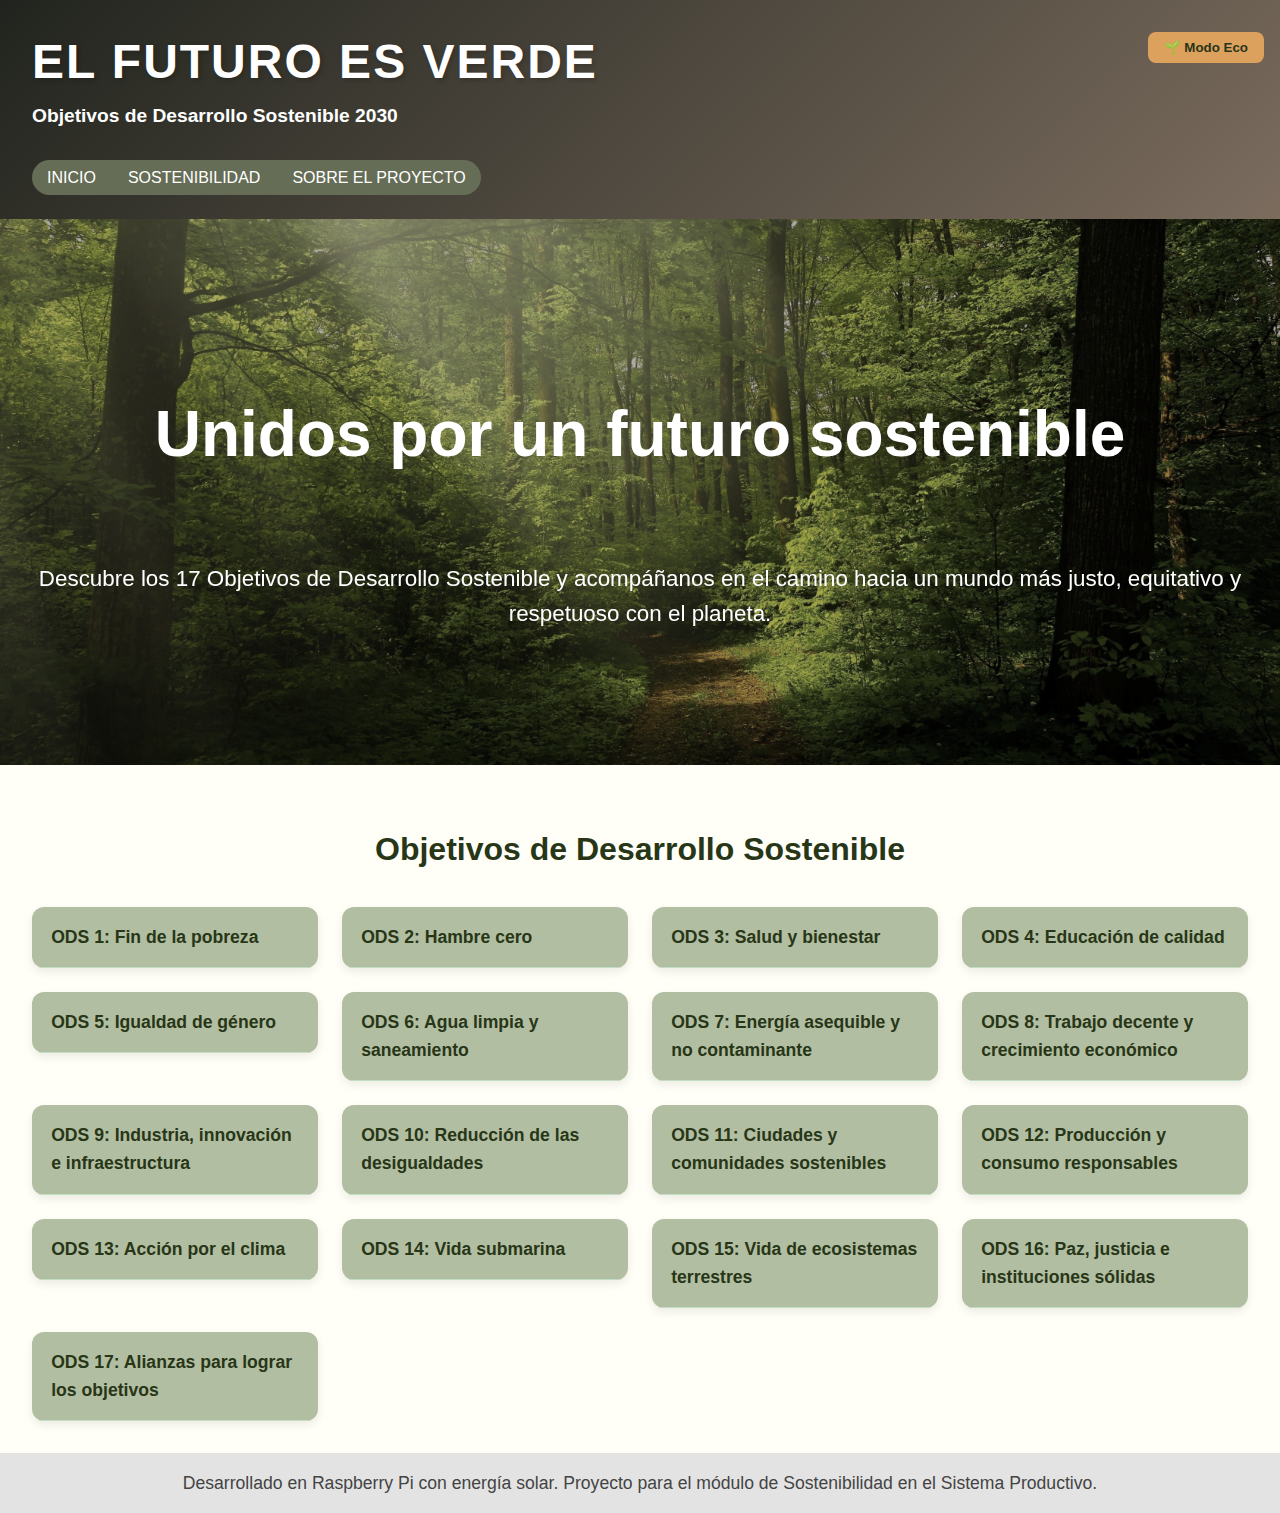
<file: Web Sostenibilidad/index.html>
<!-- index.html -->
<!DOCTYPE html>
<html lang="es">
<head>
  <meta charset="UTF-8">
  <meta name="viewport" content="width=device-width, initial-scale=1.0">
  <title>Agenda 2030 - Desarrollo Sostenible</title>
  <link rel="stylesheet" href="./css/style.css">
  <link rel="icon" type="image/png" href="assets/favicon/favicon.png">
</head>
<body>
    <header>
        <h1>El Futuro es Verde</h1>
        <h2>Objetivos de Desarrollo Sostenible 2030</h2>
        <nav>
          <ul>
            <li><a href="index.html">Inicio</a></li>
            <li><a href="sostenibilidad.html">Sostenibilidad</a></li>
            <li><a href="proyecto.html">Sobre el Proyecto</a></li>
          </ul>
        </nav>

        <button onclick="toggleModoEco()" class="boton-eco">🌱 Modo Eco</button>
      </header>
  <main>
    <section class="intro">
        <h2>Unidos por un futuro sostenible</h2>
        <p>Descubre los 17 Objetivos de Desarrollo Sostenible y acompáñanos en el camino hacia un mundo más justo, equitativo y respetuoso con el planeta.</p>
    </section>

    <section class="ods">
        <h2>Objetivos de Desarrollo Sostenible</h2>
        <div class="cards-container">

          <label for="ods1">
            <input type="radio" name="ods" id="ods1" hidden>
            <details class="card">
              <summary>ODS 1: Fin de la pobreza</summary>
              <p>Erradicar la pobreza en todas sus formas y dimensiones es un requisito indispensable para el desarrollo sostenible. Este objetivo busca garantizar el acceso universal a recursos básicos como alimentación, vivienda, servicios sanitarios y educación, además de fomentar políticas de protección social y empleo digno.</p>
            </details>
          </label>

          <label for="ods2">
            <input type="radio" name="ods" id="ods2" hidden>
            <details class="card">
              <summary>ODS 2: Hambre cero</summary>
              <p>El hambre y la malnutrición siguen siendo barreras fundamentales para el desarrollo. Este objetivo busca lograr la seguridad alimentaria, mejorar la nutrición y promover la agricultura sostenible mediante el apoyo a pequeños productores y la resiliencia frente al cambio climático.</p>
            </details>
          </label>
 
          <label for="ods3">
            <input type="radio" name="ods" id="ods3" hidden>
            <details class="card">
              <summary>ODS 3: Salud y bienestar</summary>
              <p>Garantizar vidas saludables y promover el bienestar para todos es esencial para un futuro próspero. Este objetivo abarca desde la reducción de la mortalidad infantil y materna hasta la cobertura sanitaria universal, salud mental y preparación frente a pandemias.</p>
            </details>
          </label>

          <label for="ods4">
            <input type="radio" name="ods" id="ods4" hidden>
            <details class="card">
              <summary>ODS 4: Educación de calidad</summary>
              <p>Este objetivo busca asegurar una educación inclusiva y de calidad en todos los niveles, así como fomentar oportunidades de aprendizaje permanente. Incluye la mejora de la formación docente, la equidad de género en el acceso a la educación y el desarrollo de habilidades digitales.</p>
            </details>
          </label>

          <label for="ods5">
            <input type="radio" name="ods" id="ods5" hidden>
            <details class="card">
              <summary>ODS 5: Igualdad de género</summary>
              <p>Promueve la eliminación de todas las formas de discriminación y violencia contra mujeres y niñas. Incluye el acceso igualitario a oportunidades económicas, liderazgo político, salud sexual y reproductiva, y la erradicación del matrimonio infantil.</p>
            </details>
          </label>

          <label for="ods6">
            <input type="radio" name="ods" id="ods6" hidden>
            <details class="card">
              <summary>ODS 6: Agua limpia y saneamiento</summary>
              <p>Busca garantizar el acceso universal y equitativo al agua potable y el saneamiento. Incluye la mejora de la calidad del agua, la eficiencia en su uso, la protección de ecosistemas acuáticos y la cooperación internacional en la gestión hídrica.</p>
            </details>
          </label>

          <label for="ods7">
            <input type="radio" name="ods" id="ods7" hidden>
            <details class="card">
              <summary>ODS 7: Energía asequible y no contaminante</summary>
              <p>Fomenta el acceso universal a servicios energéticos modernos, fiables y sostenibles. Promueve el uso de energías renovables, la mejora de la eficiencia energética y la inversión en tecnologías limpias, fundamentales para mitigar el cambio climático.</p>
            </details>
          </label>

          <label for="ods8">
            <input type="radio" name="ods" id="ods8" hidden>
            <details class="card">
              <summary>ODS 8: Trabajo decente y crecimiento económico</summary>
              <p>Este objetivo busca fomentar un crecimiento económico sostenido, inclusivo y sostenible. Promueve el empleo pleno y productivo, los derechos laborales, la reducción del desempleo juvenil y la erradicación del trabajo forzoso e infantil.</p>
            </details>
          </label>

          <label for="ods9">
            <input type="radio" name="ods" id="ods9" hidden>
            <details class="card">
              <summary>ODS 9: Industria, innovación e infraestructura</summary>
              <p>Aboga por construir infraestructuras resilientes, fomentar la industrialización inclusiva y promover la innovación tecnológica. Busca cerrar la brecha digital y mejorar la sostenibilidad de la infraestructura energética y de transporte.</p>
            </details>
          </label>

          <label for="ods10">
            <input type="radio" name="ods" id="ods10" hidden>
            <details class="card">
              <summary>ODS 10: Reducción de las desigualdades</summary>
              <p>Busca reducir las desigualdades dentro de los países y entre ellos, mediante políticas fiscales y sociales inclusivas, la protección de los derechos de los migrantes y la promoción de la equidad económica y social.</p>
            </details>
          </label>

          <label for="ods11">
            <input type="radio" name="ods" id="ods11" hidden>
            <details class="card">
              <summary>ODS 11: Ciudades y comunidades sostenibles</summary>
              <p>Promueve ciudades inclusivas, seguras, resilientes y sostenibles. Abarca desde el acceso a viviendas adecuadas hasta el transporte sostenible, la gestión de residuos urbanos y la planificación urbana respetuosa con el medio ambiente.</p>
            </details>
          </label>

          <label for="ods12">
            <input type="radio" name="ods" id="ods12" hidden>
            <details class="card">
              <summary>ODS 12: Producción y consumo responsables</summary>
              <p>Busca garantizar patrones sostenibles de consumo y producción, fomentando la eficiencia de recursos, la gestión ecológica de productos químicos y desechos, y el acceso a información para adoptar decisiones responsables.</p>
            </details>
          </label>

          <label for="ods13">
            <input type="radio" name="ods" id="ods13" hidden>
            <details class="card">
              <summary>ODS 13: Acción por el clima</summary>
              <p>Insta a adoptar medidas urgentes para combatir el cambio climático y sus efectos. Esto incluye la mejora de la educación ambiental, la resiliencia frente a desastres naturales y el cumplimiento de acuerdos internacionales como el Acuerdo de París.</p>
            </details>
          </label>

          <label for="ods14">
            <input type="radio" name="ods" id="ods14" hidden>
            <details class="card">
              <summary>ODS 14: Vida submarina</summary>
              <p>Promueve la conservación y el uso sostenible de los océanos, mares y recursos marinos. Incluye la reducción de la contaminación marina, la protección de ecosistemas costeros y la pesca sostenible.</p>
            </details>
          </label>

          <label for="ods15">
            <input type="radio" name="ods" id="ods15" hidden>
            <details class="card">
              <summary>ODS 15: Vida de ecosistemas terrestres</summary>
              <p>Se centra en proteger, restaurar y promover el uso sostenible de los ecosistemas terrestres. Abarca la gestión de bosques, la lucha contra la desertificación y la pérdida de biodiversidad, vital para la salud del planeta.</p>
            </details>
          </label>

          <label for="ods16">
            <input type="radio" name="ods" id="ods16" hidden>
            <details class="card">
              <summary>ODS 16: Paz, justicia e instituciones sólidas</summary>
              <p>Busca promover sociedades justas, pacíficas e inclusivas. Esto incluye el acceso a la justicia, la lucha contra la corrupción, instituciones transparentes y la participación ciudadana.</p>
            </details>
          </label>

          <label for="ods17">
            <input type="radio" name="ods" id="ods17" hidden>
            <details class="card">
              <summary>ODS 17: Alianzas para lograr los objetivos</summary>
              <p>Este objetivo reconoce que la cooperación internacional es esencial para lograr el desarrollo sostenible. Fomenta alianzas globales inclusivas, la movilización de recursos financieros y la transferencia de tecnología.</p>
            </details>
          </label>
        </div>
      </section>
  </main>
  <footer>
    <p>Desarrollado en Raspberry Pi con energía solar. Proyecto para el módulo de Sostenibilidad en el Sistema Productivo.</p>
  </footer>
  <script>
    if (localStorage.getItem('modoEcoActivado') === 'true') {
      document.body.classList.add('modo-eco');
    }
    function toggleModoEco() {
      document.body.classList.toggle('modo-eco');
      localStorage.setItem('modoEcoActivado', document.body.classList.contains('modo-eco'));
    }
  </script>
</body>
</html>
</file>
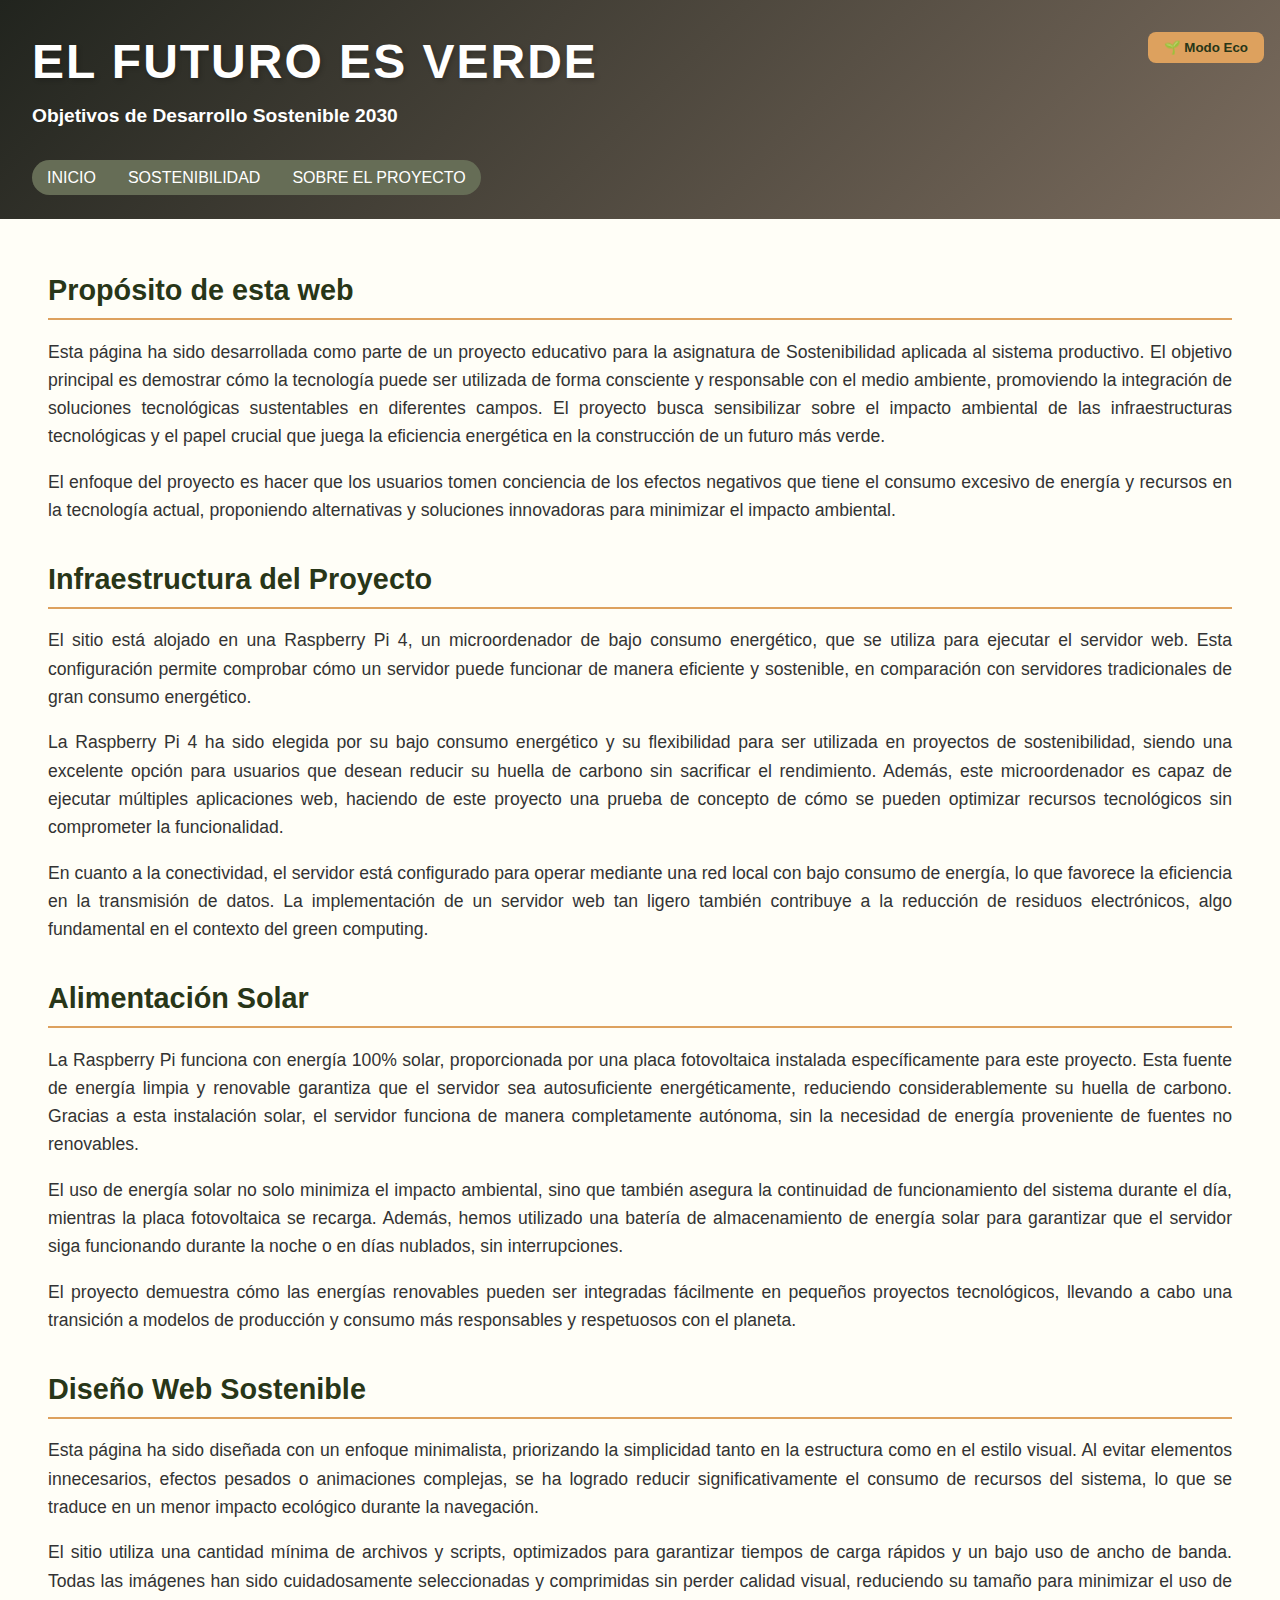
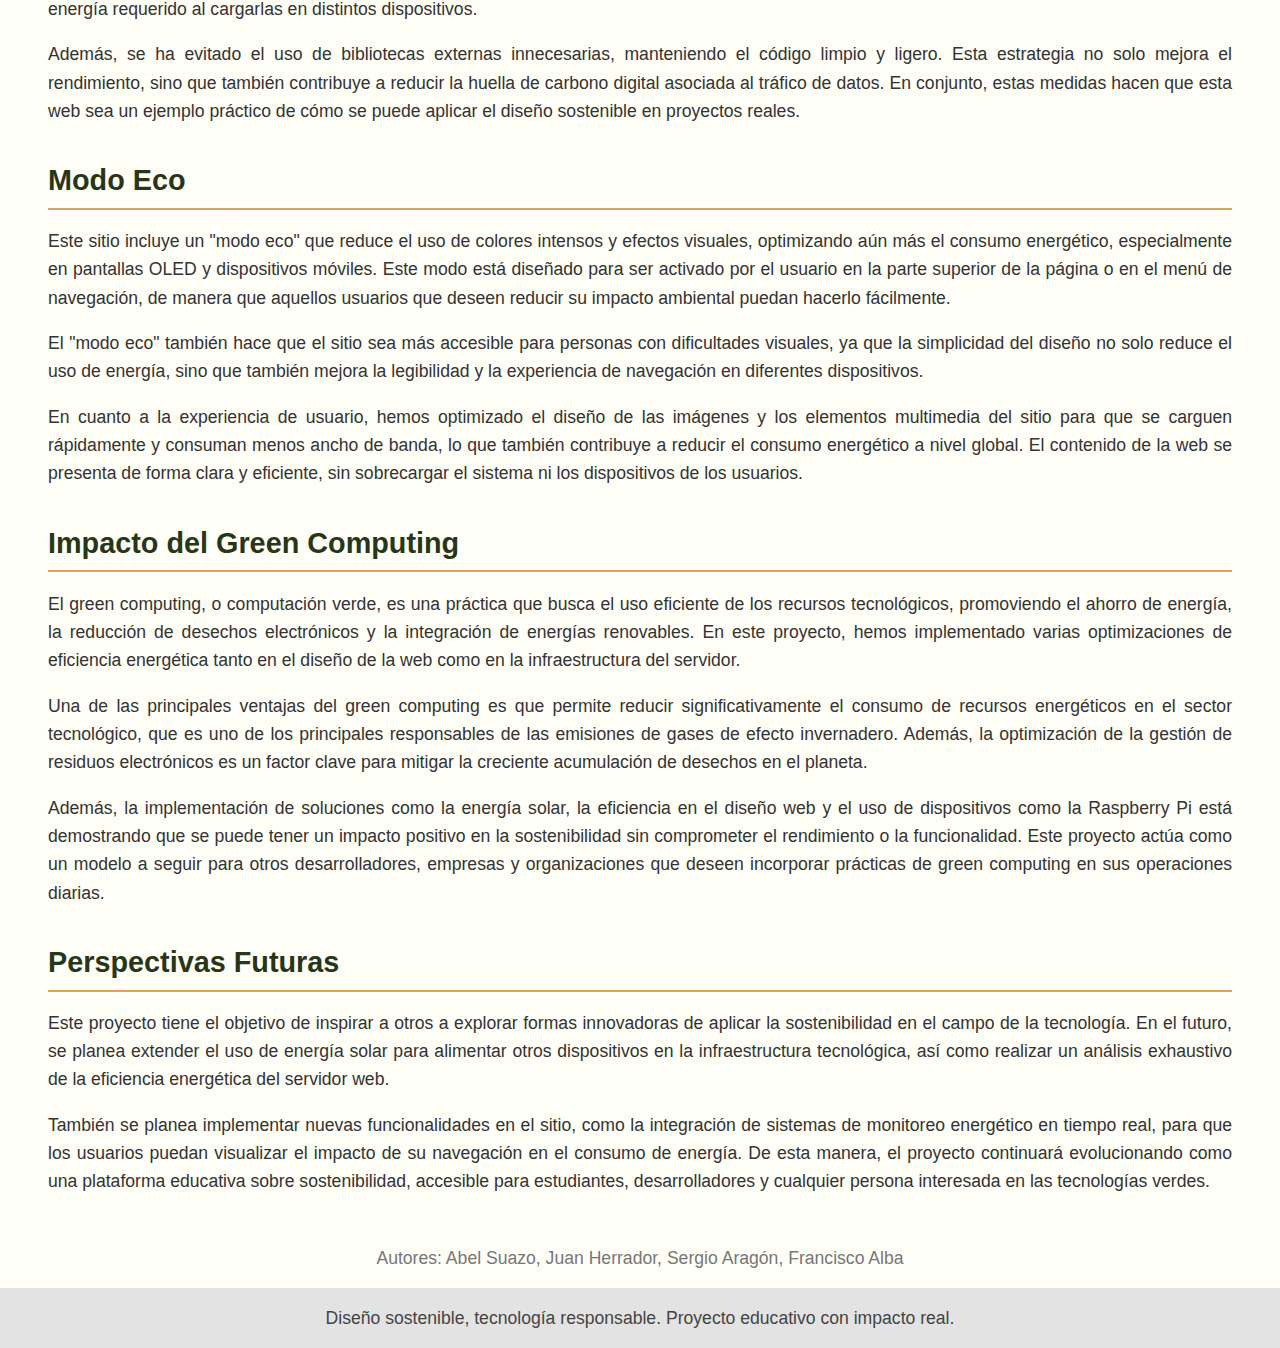
<file: Web Sostenibilidad/proyecto.html>
<!DOCTYPE html>
<html lang="es">
<head>
  <meta charset="UTF-8">
  <meta name="viewport" content="width=device-width, initial-scale=1.0">
  <title>Sobre el Proyecto</title>
  <link rel="stylesheet" href="./css/style.css">
  <link rel="icon" type="image/png" href="assets/favicon/favicon.png">
</head>
<body class="sobre-el-proyecto">
    <header>
        <h1>El Futuro es Verde</h1>
        <h2>Objetivos de Desarrollo Sostenible 2030</h2>
        <nav>
          <ul>
            <li><a href="index.html">Inicio</a></li>
            <li><a href="sostenibilidad.html">Sostenibilidad</a></li>
            <li><a href="proyecto.html">Sobre el Proyecto</a></li>
          </ul>
        </nav>

        <button onclick="toggleModoEco()" class="boton-eco">🌱 Modo Eco</button>
      </header>
  <main class="contenido-principal">
    <section class="propósito-proyecto">
      <h2 class="titulo-seccion">Propósito de esta web</h2>
      <p class="texto-seccion">Esta página ha sido desarrollada como parte de un proyecto educativo para la asignatura de Sostenibilidad aplicada al sistema productivo. El objetivo principal es demostrar cómo la tecnología puede ser utilizada de forma consciente y responsable con el medio ambiente, promoviendo la integración de soluciones tecnológicas sustentables en diferentes campos. El proyecto busca sensibilizar sobre el impacto ambiental de las infraestructuras tecnológicas y el papel crucial que juega la eficiencia energética en la construcción de un futuro más verde.</p>
      <p class="texto-seccion">El enfoque del proyecto es hacer que los usuarios tomen conciencia de los efectos negativos que tiene el consumo excesivo de energía y recursos en la tecnología actual, proponiendo alternativas y soluciones innovadoras para minimizar el impacto ambiental.</p>
    </section>

    <section class="infraestructura-proyecto">
      <h2 class="titulo-seccion">Infraestructura del Proyecto</h2>
      <p class="texto-seccion">El sitio está alojado en una Raspberry Pi 4, un microordenador de bajo consumo energético, que se utiliza para ejecutar el servidor web. Esta configuración permite comprobar cómo un servidor puede funcionar de manera eficiente y sostenible, en comparación con servidores tradicionales de gran consumo energético.</p>
      <p class="texto-seccion">La Raspberry Pi 4 ha sido elegida por su bajo consumo energético y su flexibilidad para ser utilizada en proyectos de sostenibilidad, siendo una excelente opción para usuarios que desean reducir su huella de carbono sin sacrificar el rendimiento. Además, este microordenador es capaz de ejecutar múltiples aplicaciones web, haciendo de este proyecto una prueba de concepto de cómo se pueden optimizar recursos tecnológicos sin comprometer la funcionalidad.</p>
      <p class="texto-seccion">En cuanto a la conectividad, el servidor está configurado para operar mediante una red local con bajo consumo de energía, lo que favorece la eficiencia en la transmisión de datos. La implementación de un servidor web tan ligero también contribuye a la reducción de residuos electrónicos, algo fundamental en el contexto del green computing.</p>
    </section>

    <section class="alimentacion-solar">
      <h2 class="titulo-seccion">Alimentación Solar</h2>
      <p class="texto-seccion">La Raspberry Pi funciona con energía 100% solar, proporcionada por una placa fotovoltaica instalada específicamente para este proyecto. Esta fuente de energía limpia y renovable garantiza que el servidor sea autosuficiente energéticamente, reduciendo considerablemente su huella de carbono. Gracias a esta instalación solar, el servidor funciona de manera completamente autónoma, sin la necesidad de energía proveniente de fuentes no renovables.</p>
      <p class="texto-seccion">El uso de energía solar no solo minimiza el impacto ambiental, sino que también asegura la continuidad de funcionamiento del sistema durante el día, mientras la placa fotovoltaica se recarga. Además, hemos utilizado una batería de almacenamiento de energía solar para garantizar que el servidor siga funcionando durante la noche o en días nublados, sin interrupciones.</p>
      <p class="texto-seccion">El proyecto demuestra cómo las energías renovables pueden ser integradas fácilmente en pequeños proyectos tecnológicos, llevando a cabo una transición a modelos de producción y consumo más responsables y respetuosos con el planeta.</p>
    </section>

    <section class="diseno-sostenible">
        <h2 class="titulo-seccion">Diseño Web Sostenible</h2>
        <p class="texto-seccion">Esta página ha sido diseñada con un enfoque minimalista, priorizando la simplicidad tanto en la estructura como en el estilo visual. Al evitar elementos innecesarios, efectos pesados o animaciones complejas, se ha logrado reducir significativamente el consumo de recursos del sistema, lo que se traduce en un menor impacto ecológico durante la navegación.</p>
        <p class="texto-seccion">El sitio utiliza una cantidad mínima de archivos y scripts, optimizados para garantizar tiempos de carga rápidos y un bajo uso de ancho de banda. Todas las imágenes han sido cuidadosamente seleccionadas y comprimidas sin perder calidad visual, reduciendo su tamaño para minimizar el uso de energía requerido al cargarlas en distintos dispositivos.</p>
        <p class="texto-seccion">Además, se ha evitado el uso de bibliotecas externas innecesarias, manteniendo el código limpio y ligero. Esta estrategia no solo mejora el rendimiento, sino que también contribuye a reducir la huella de carbono digital asociada al tráfico de datos. En conjunto, estas medidas hacen que esta web sea un ejemplo práctico de cómo se puede aplicar el diseño sostenible en proyectos reales.</p>
      </section>

    <section class="modo-eco">
      <h2 class="titulo-seccion">Modo Eco</h2>
      <p class="texto-seccion">Este sitio incluye un "modo eco" que reduce el uso de colores intensos y efectos visuales, optimizando aún más el consumo energético, especialmente en pantallas OLED y dispositivos móviles. Este modo está diseñado para ser activado por el usuario en la parte superior de la página o en el menú de navegación, de manera que aquellos usuarios que deseen reducir su impacto ambiental puedan hacerlo fácilmente.</p>
      <p class="texto-seccion">El "modo eco" también hace que el sitio sea más accesible para personas con dificultades visuales, ya que la simplicidad del diseño no solo reduce el uso de energía, sino que también mejora la legibilidad y la experiencia de navegación en diferentes dispositivos.</p>
      <p class="texto-seccion">En cuanto a la experiencia de usuario, hemos optimizado el diseño de las imágenes y los elementos multimedia del sitio para que se carguen rápidamente y consuman menos ancho de banda, lo que también contribuye a reducir el consumo energético a nivel global. El contenido de la web se presenta de forma clara y eficiente, sin sobrecargar el sistema ni los dispositivos de los usuarios.</p>
    </section>

    <section class="impacto-green-computing">
      <h2 class="titulo-seccion">Impacto del Green Computing</h2>
      <p class="texto-seccion">El green computing, o computación verde, es una práctica que busca el uso eficiente de los recursos tecnológicos, promoviendo el ahorro de energía, la reducción de desechos electrónicos y la integración de energías renovables. En este proyecto, hemos implementado varias optimizaciones de eficiencia energética tanto en el diseño de la web como en la infraestructura del servidor.</p>
      <p class="texto-seccion">Una de las principales ventajas del green computing es que permite reducir significativamente el consumo de recursos energéticos en el sector tecnológico, que es uno de los principales responsables de las emisiones de gases de efecto invernadero. Además, la optimización de la gestión de residuos electrónicos es un factor clave para mitigar la creciente acumulación de desechos en el planeta.</p>
      <p class="texto-seccion">Además, la implementación de soluciones como la energía solar, la eficiencia en el diseño web y el uso de dispositivos como la Raspberry Pi está demostrando que se puede tener un impacto positivo en la sostenibilidad sin comprometer el rendimiento o la funcionalidad. Este proyecto actúa como un modelo a seguir para otros desarrolladores, empresas y organizaciones que deseen incorporar prácticas de green computing en sus operaciones diarias.</p>
    </section>

    <section class="perspectivas-futuras">
      <h2 class="titulo-seccion">Perspectivas Futuras</h2>
      <p class="texto-seccion">Este proyecto tiene el objetivo de inspirar a otros a explorar formas innovadoras de aplicar la sostenibilidad en el campo de la tecnología. En el futuro, se planea extender el uso de energía solar para alimentar otros dispositivos en la infraestructura tecnológica, así como realizar un análisis exhaustivo de la eficiencia energética del servidor web.</p>
      <p class="texto-seccion">También se planea implementar nuevas funcionalidades en el sitio, como la integración de sistemas de monitoreo energético en tiempo real, para que los usuarios puedan visualizar el impacto de su navegación en el consumo de energía. De esta manera, el proyecto continuará evolucionando como una plataforma educativa sobre sostenibilidad, accesible para estudiantes, desarrolladores y cualquier persona interesada en las tecnologías verdes.</p>
    </section>

    <section class="autores">
        <p>Autores: Abel Suazo, Juan Herrador, Sergio Aragón, Francisco Alba</p>
      </section>
    
  </main>

  <footer class="footer-proyecto">
    <p class="texto-footer">Diseño sostenible, tecnología responsable. Proyecto educativo con impacto real.</p>
  </footer>
  <script>
    if (localStorage.getItem('modoEcoActivado') === 'true') {
      document.body.classList.add('modo-eco');
    }
  
    function toggleModoEco() {
      document.body.classList.toggle('modo-eco');
      localStorage.setItem('modoEcoActivado', document.body.classList.contains('modo-eco'));
    }
  </script>
</body>
</html>
</file>
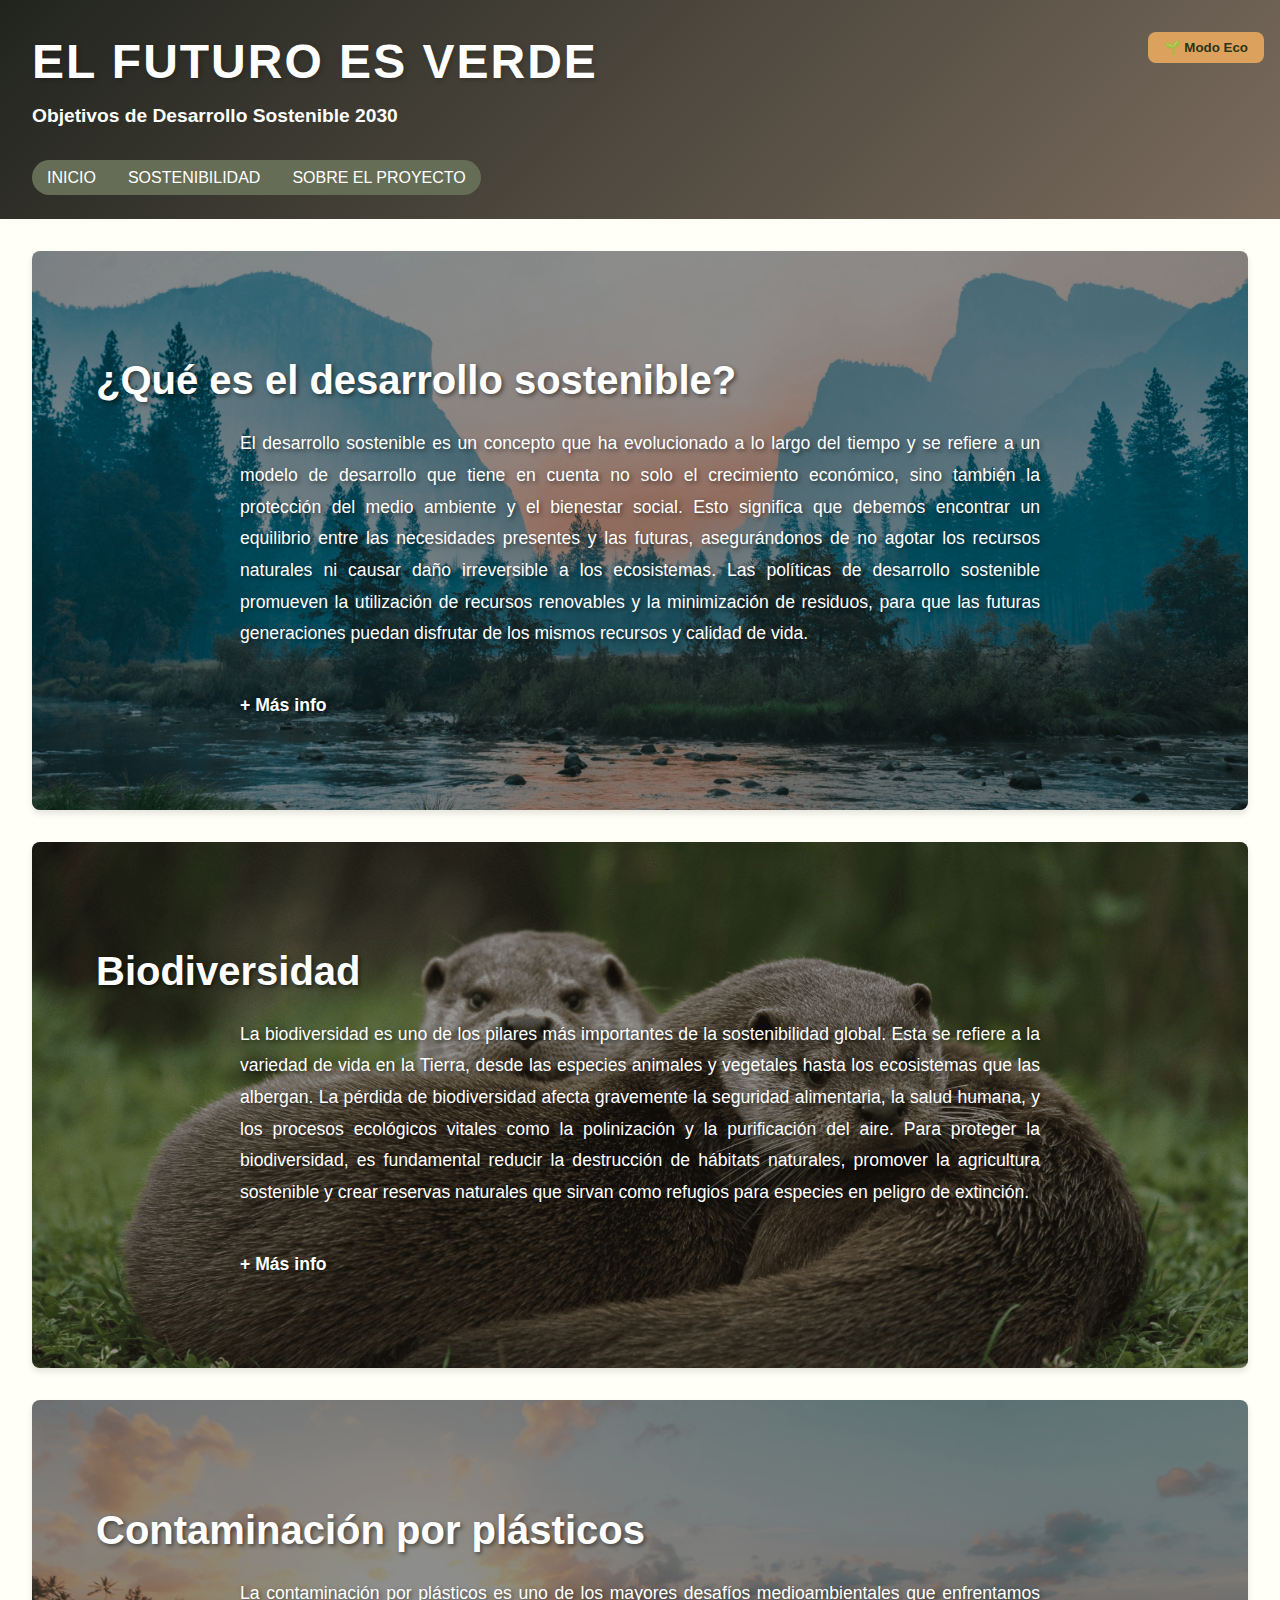
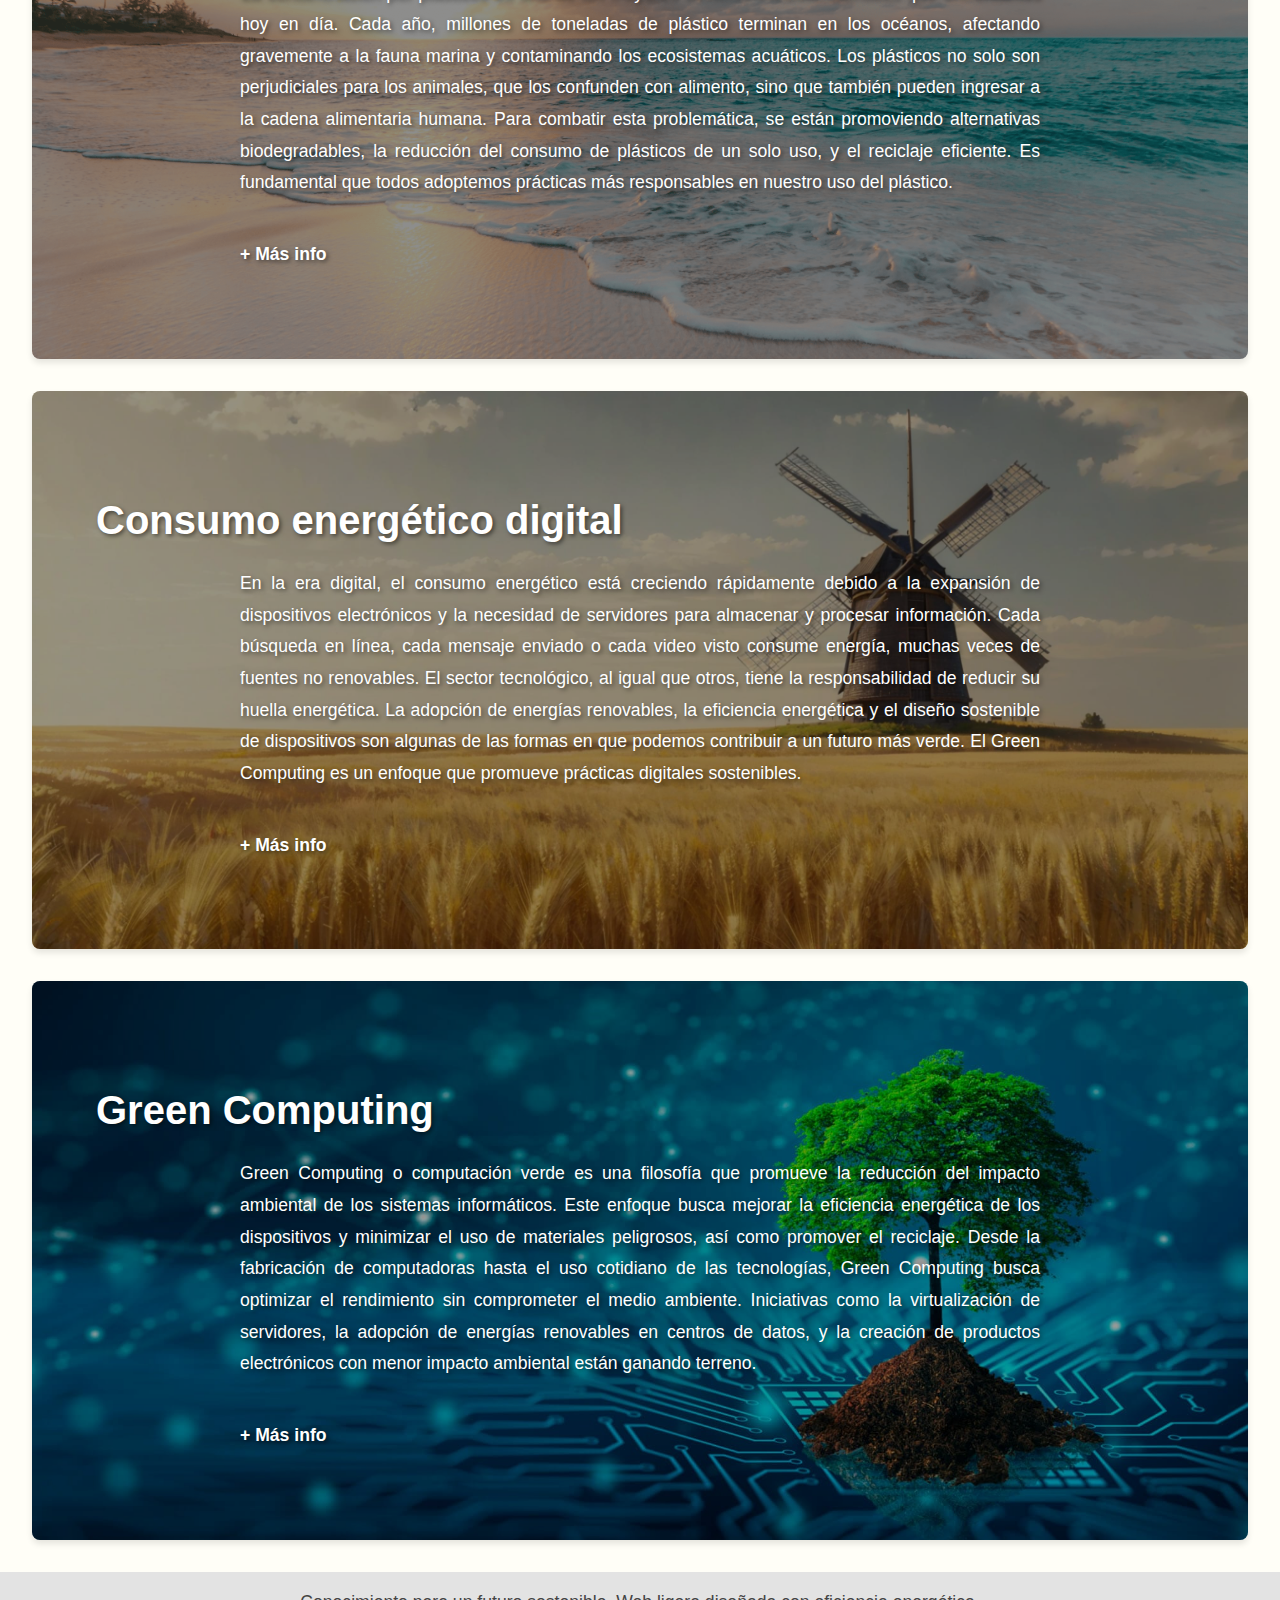
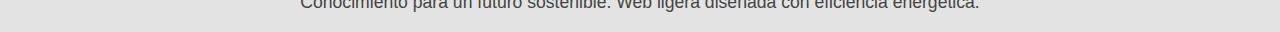
<file: Web Sostenibilidad/sostenibilidad.html>
<!-- sostenibilidad.html -->
<!DOCTYPE html>
<html lang="es">
<head>
  <meta charset="UTF-8">
  <meta name="viewport" content="width=device-width, initial-scale=1.0">
  <title>Sostenibilidad</title>
  <link rel="stylesheet" href="./css/style.css">
  <link rel="icon" type="image/png" href="assets/favicon/favicon.png">
</head>
<body>
    <header>
        <h1>El Futuro es Verde</h1>
        <h2>Objetivos de Desarrollo Sostenible 2030</h2>
        <nav>
          <ul>
            <li><a href="index.html">Inicio</a></li>
            <li><a href="sostenibilidad.html">Sostenibilidad</a></li>
            <li><a href="proyecto.html">Sobre el Proyecto</a></li>
          </ul>
        </nav>

        <button onclick="toggleModoEco()" class="boton-eco">🌱 Modo Eco</button>
      </header>
  <main class="sostenibilidad-main">
    <section class="sostenibilidad-seccion" id="desarrollo-sostenible">
        <h2>¿Qué es el desarrollo sostenible?</h2>
        <p>El desarrollo sostenible es un concepto que ha evolucionado a lo largo del tiempo y se refiere a un modelo de desarrollo que tiene en cuenta no solo el crecimiento económico, sino también la protección del medio ambiente y el bienestar social. Esto significa que debemos encontrar un equilibrio entre las necesidades presentes y las futuras, asegurándonos de no agotar los recursos naturales ni causar daño irreversible a los ecosistemas. Las políticas de desarrollo sostenible promueven la utilización de recursos renovables y la minimización de residuos, para que las futuras generaciones puedan disfrutar de los mismos recursos y calidad de vida.</p>
        <p><a href="https://es.wikipedia.org/wiki/Desarrollo_sostenible" class="more-info-link">+ Más info</a></p>
      </section>
      
      <section class="sostenibilidad-seccion" id="biodiversidad">
        <h2>Biodiversidad</h2>
        <p>La biodiversidad es uno de los pilares más importantes de la sostenibilidad global. Esta se refiere a la variedad de vida en la Tierra, desde las especies animales y vegetales hasta los ecosistemas que las albergan. La pérdida de biodiversidad afecta gravemente la seguridad alimentaria, la salud humana, y los procesos ecológicos vitales como la polinización y la purificación del aire. Para proteger la biodiversidad, es fundamental reducir la destrucción de hábitats naturales, promover la agricultura sostenible y crear reservas naturales que sirvan como refugios para especies en peligro de extinción.</p>
        <p><a href="https://es.wikipedia.org/wiki/Biodiversidad" class="more-info-link">+ Más info</a></p>
      </section>
      
      <section class="sostenibilidad-seccion" id="plastico">
        <h2>Contaminación por plásticos</h2>
        <p>La contaminación por plásticos es uno de los mayores desafíos medioambientales que enfrentamos hoy en día. Cada año, millones de toneladas de plástico terminan en los océanos, afectando gravemente a la fauna marina y contaminando los ecosistemas acuáticos. Los plásticos no solo son perjudiciales para los animales, que los confunden con alimento, sino que también pueden ingresar a la cadena alimentaria humana. Para combatir esta problemática, se están promoviendo alternativas biodegradables, la reducción del consumo de plásticos de un solo uso, y el reciclaje eficiente. Es fundamental que todos adoptemos prácticas más responsables en nuestro uso del plástico.</p>
        <p><a href="https://es.wikipedia.org/wiki/Contaminaci%C3%B3n_por_pl%C3%A1sticos" class="more-info-link">+ Más info</a></p>
      </section>
      
      <section class="sostenibilidad-seccion" id="consumo-energetico">
        <h2>Consumo energético digital</h2>
        <p>En la era digital, el consumo energético está creciendo rápidamente debido a la expansión de dispositivos electrónicos y la necesidad de servidores para almacenar y procesar información. Cada búsqueda en línea, cada mensaje enviado o cada video visto consume energía, muchas veces de fuentes no renovables. El sector tecnológico, al igual que otros, tiene la responsabilidad de reducir su huella energética. La adopción de energías renovables, la eficiencia energética y el diseño sostenible de dispositivos son algunas de las formas en que podemos contribuir a un futuro más verde. El Green Computing es un enfoque que promueve prácticas digitales sostenibles.</p>
        <p><a href="https://es.wikipedia.org/wiki/Energ%C3%ADa_digital" class="more-info-link">+ Más info</a></p>
      </section>
      
      <section class="sostenibilidad-seccion" id="green-computing">
        <h2>Green Computing</h2>
        <p>Green Computing o computación verde es una filosofía que promueve la reducción del impacto ambiental de los sistemas informáticos. Este enfoque busca mejorar la eficiencia energética de los dispositivos y minimizar el uso de materiales peligrosos, así como promover el reciclaje. Desde la fabricación de computadoras hasta el uso cotidiano de las tecnologías, Green Computing busca optimizar el rendimiento sin comprometer el medio ambiente. Iniciativas como la virtualización de servidores, la adopción de energías renovables en centros de datos, y la creación de productos electrónicos con menor impacto ambiental están ganando terreno.</p>
        <p><a href="https://es.wikipedia.org/wiki/Computaci%C3%B3n_verde" class="more-info-link">+ Más info</a></p>
      </section>
  </main>

  <footer>
    <p>Conocimiento para un futuro sostenible. Web ligera diseñada con eficiencia energética.</p>
  </footer>
  <script>
    if (localStorage.getItem('modoEcoActivado') === 'true') {
      document.body.classList.add('modo-eco');
    }
    function toggleModoEco() {
      document.body.classList.toggle('modo-eco');
      localStorage.setItem('modoEcoActivado', document.body.classList.contains('modo-eco'));
    }
  </script>
</body>
</file>
<file: Web Sostenibilidad/css/style.css>
/* General Variables */
:root {
  --bg-color: #fffef7;      /* Color de fondo claro (color beige) */
  --text-color: #283618;    /* Color de texto oscuro (color verde oliva oscuro) */
  --accent-color: #dda15e;  /* Color de acento (color mostaza) */
  --header-color: #9dba3e;  /* Color para el encabezado (verde oliva) */
  --eco-bg-color: #242424; /* Fondo para secciones relacionadas con la ecología (blanco) */
  --eco-text-color: #333;   /* Color de texto para la ecología (gris oscuro) */
  --pastel-green: #21241e;  /* Verde pastel para los elementos de diseño */
  --card-green: #b2bea1;
  --pastel-brown: #7b6c5e;  /* Marrón pastel para el efecto de gradiente */
}

body {
  margin: 0;
  font-family: 'Segoe UI', sans-serif;
  background-color: var(--bg-color);
  color: var(--text-color);
  line-height: 1.6;
  transition: background-color 0.3s, color 0.3s;
}

/* === Footer === */
footer {
  background-color: #e3e3e3;
  text-align: center;
  padding: 1rem;
  font-size: 0.9rem;
  color: #444;
  position: relative; /* Asegura que el footer se quede al final */
  z-index: 2; /* Está por encima del contenido */
}

footer p {
  margin: 0;
}

header {
  background: linear-gradient(135deg, var(--pastel-green), var(--pastel-brown));
  color: white;
  padding: 1.5rem 2rem;
  font-family: 'Arial', sans-serif;
  display: flex;
  flex-direction: column;
  align-items: flex-start; /* Alinea todo a la izquierda */
}

header h1 {
  font-family: 'Poppins', sans-serif;
  font-size: 3rem;
  font-weight: 700;
  color: white;
  text-transform: uppercase;
  letter-spacing: 2px;
  text-shadow: 2px 2px 5px rgba(0, 0, 0, 0.2);
  margin: 0;
}

header h2 {
  font-family: 'Poppins', sans-serif;
  font-size: 1.2rem;
  color: white;
  margin: 0px;
  margin-bottom: 20px;
}

nav {
  background-color: #666d56;
  border-radius: 20px;
  padding: 5px 15px;
  margin-top: 0.5rem;
}

nav ul {
  list-style: none;
  padding: 0;
  margin: 0;
  display: flex;
  gap: 2rem;
}

nav a {
  color: white;
  text-decoration: none;
  font-size: 1rem;
  text-transform: uppercase;
  transition: transform 0.3s ease, color 0.3s ease;
}

nav a:hover {
  color: var(--accent-color);
  transform: translateY(-2px);
}

.boton-eco {
  background-color: var(--accent-color);
  color: var(--text-color);
  border: none;
  padding: 0.5rem 1rem;
  font-weight: bold;
  cursor: pointer;
  border-radius: 8px;
  transition: all 0.3s ease;
  margin-top: 1rem;
}

.boton-eco:hover {
  background-color: var(--header-color);
  color: var(--eco-bg-color);
}

/* === Sección de Bienvenida (Intro) === */
section.intro {
  position: relative;
  background-image: url('../assets/comprimidas/warming-green-forest.jpg');
  background-size: cover;
  background-position: center;
  background-repeat: no-repeat;
  padding: 3rem 2rem;
  color: white; /* Texto en blanco */
  text-align: center;
  filter: grayscale(40%); /* Desatura la imagen */
  height: 50vh; /* Ajusta la altura para no ser tan grande */
  display: flex;
  justify-content: center;
  align-items: center;
  flex-direction: column;
}

.intro h2 {
  font-size: 4rem;
}

.intro p {
  font-size: 1.4rem;
}

section.intro::before {
  content: "";
  position: absolute;
  top: 0;
  left: 0;
  width: 100%;
  height: 100%;
  background-color: rgba(0, 0, 0, 0.3); /* Overlay oscuro semitransparente */
  z-index: -1; /* Coloca el overlay debajo del contenido */
}

h2 {
  font-size: 2.5rem;
  z-index: 1; /* Asegura que el título esté por encima del overlay */
}

p {
  font-size: 1.1rem;
  z-index: 1; /* Asegura que el párrafo esté por encima del overlay */
}

/* === Sección de Objetivos de Desarrollo Sostenible (ODS) === */
.ods {
  padding: 2rem;
  background-color: var(--bg-color);
}

.ods h2 {
  text-align: center;
  font-size: 2rem;
  margin-bottom: 2rem;
}

.cards-container {
  display: grid;
  grid-template-columns: repeat(auto-fit, minmax(280px, 1fr));
  gap: 1.5rem;
}

/* === Estilo de cada tarjeta === */
.card summary {
  background-color: var(--card-green);
  padding: 1rem 1.2rem;
  font-weight: bold;
  font-size: 1.1rem;
  cursor: pointer;
  color: var(--text-color);
  list-style: none;
  border-bottom: 1px solid #c2dec4;
  transition: background-color 0.3s ease;
}

.card summary:hover {
  background-color: --;
}

.card p {
  padding: 1rem 1.2rem;
  font-size: 0.95rem;
  color: #333;
  text-align: justify;
}

.card {

  border-radius: 12px;
  box-shadow: 0 4px 10px rgba(0, 0, 0, 0.08);
  overflow: hidden;
  position: relative;
  transition: transform 0.2s ease, box-shadow 0.2s ease;
}

/* Efecto hover */
.card:hover {
  transform: translateY(-4px);
  box-shadow: 0 6px 18px rgba(0, 0, 0, 0.1);
}

/* === Estilo para difuminar el fondo === */
.card input[type="radio"] {
  display: none;
}

.card input[type="radio"]:checked + details {
  filter: none; /* Cuando está seleccionado, no hay filtro */
}

.card input[type="radio"]:not(:checked) + details {
  filter: blur(3px); /* Difumina el fondo de los detalles no seleccionados */
}

.card input[type="radio"]:checked + details {
  transform: scale(1.05); /* Se puede aumentar el tamaño del detalle seleccionado */
}

/* Mejoras visuales para dispositivos pequeños */
@media (max-width: 600px) {
  .ods h2 {
    font-size: 1.5rem;
  }

  .card summary {
    font-size: 1rem;
  }

  .card p {
    font-size: 0.9rem;
  }
}

/* Estilos específicos para la página de sostenibilidad */
.sostenibilidad-main {
  padding: 0 2rem;
}

.sostenibilidad-seccion {
  background-size: cover;
  background-position: center;
  padding: 4rem;
  margin: 2rem 0;
  color: white;
  border-radius: 8px;
  position: relative;
  box-shadow: 0 4px 6px rgba(0, 0, 0, 0.1);
}

/* Crear overlay oscuro para mejorar el contraste */
.sostenibilidad-seccion::before {
  content: "";
  position: absolute;
  top: 0;
  left: 0;
  width: 100%;
  height: 100%;
  background: rgba(0, 0, 0, 0.4); /* Ajusta la opacidad para mayor o menor contraste */
  border-radius: 8px;
  z-index: 1; /* Asegura que el overlay esté encima de la imagen, pero debajo del texto */
}

.sostenibilidad-seccion h2 {
  font-size: 2.5rem;
  margin-bottom: 1rem;
  z-index: 2; /* Asegura que el texto esté encima del overlay */
  position: relative; /* Necesario para que el z-index funcione */
}

.sostenibilidad-seccion p {
  text-align: justify;
  font-size: 1.1rem;
  line-height: 1.8;
  max-width: 800px;
  margin: 0 auto;
  z-index: 2; /* Asegura que el texto esté encima del overlay */
  position: relative; /* Necesario para que el z-index funcione */
}

/* Opcional: Sombra de texto para mejorar aún más la legibilidad */
.sostenibilidad-seccion h2, .sostenibilidad-seccion p {
  text-shadow: 2px 2px 4px rgba(0, 0, 0, 0.5); /* Sombra de texto */
}

#desarrollo-sostenible {
  background-image: url('../assets/comprimidas/landscape1.png');
}

#biodiversidad {
  background-image: url('../assets/comprimidas/landscape3.png');
}

#plastico {
  background-image: url('../assets/comprimidas/landscape2.png');
}

#consumo-energetico {
  background-image: url('../assets/comprimidas/landscape5.jpg');
}

#green-computing {
  background-image: url('../assets/comprimidas/green-computing.jpg');
}

/* Filtro oscuro para hacer el texto más legible */
.sostenibilidad-seccion::before {
  content: '';
  position: absolute;
  top: 0;
  left: 0;
  right: 0;
  bottom: 0;
  border-radius: 8px;
  pointer-events: none; /* Permite interactuar con el contenido detrás */
}

/* Estilos para el enlace "+ Más info" */
.more-info-link {
  display: inline-block;
  margin-top: 1rem;
  color: var(--primary-color); /* Puedes definir un color específico */
  font-weight: bold;
  text-decoration: none;
  font-size: 1.1rem;
  transition: color 0.3s ease, transform 0.3s ease;
}

.more-info-link:hover {
  color: var(--accent-color); /* Cambio de color al pasar el cursor */
  transform: translateY(-2px);  /* Efecto de elevarse */
}

/* Añadir espacio entre el enlace y el resto del contenido */
.sostenibilidad-seccion p {
  margin-bottom: 1.5rem;
}

/* Estilos solo para la página 'Sobre el Proyecto' */
body.sobre-el-proyecto {
  font-family: 'Segoe UI', sans-serif;
  line-height: 1.6;
  background-color: var(--bg-color);
  color: var(--text-color);
  margin: 0;
  padding: 0;
}

/* Contenido principal */
.contenido-principal {
  padding: 1rem 3rem;
  background-color: var(--bg-color);
  color: var(--eco-text-color);
}

.titulo-seccion {
  color: var(--text-color);
  margin-top: 2rem;
  margin-bottom: 1rem;
  font-size: 1.8rem;
  border-bottom: 2px solid var(--accent-color);
  padding-bottom: 0.3rem;
}

.texto-seccion {
  text-align: justify;
  margin-bottom: 1rem;
  color: var(--eco-text-color);
}

.autores {
  text-align: center;
  font-size: 0.9rem;
  color: #777;  /* Gris claro para que no destaque demasiado */
  margin-top: 3rem;
}

.autores p {
  margin: 0;
}

.boton-eco {
  background-color: var(--accent-color);
  color: var(--text-color);
  border: none;
  padding: 0.5rem 1rem;
  font-weight: bold;
  cursor: pointer;
  border-radius: 8px;
  transition: all 0.3s ease;
  position: absolute;
  top: 1rem;
  right: 1rem;
}

.boton-eco:hover {
  background-color: var(--header-color);
  color: var(--eco-bg-color);
}

body.modo-eco {
  filter: brightness(0.82) saturate(0.8); /* Aplica a todo lo visual dentro del body */
  color: var(--text-color); /* Mantén color de texto legible */
}
</file>
